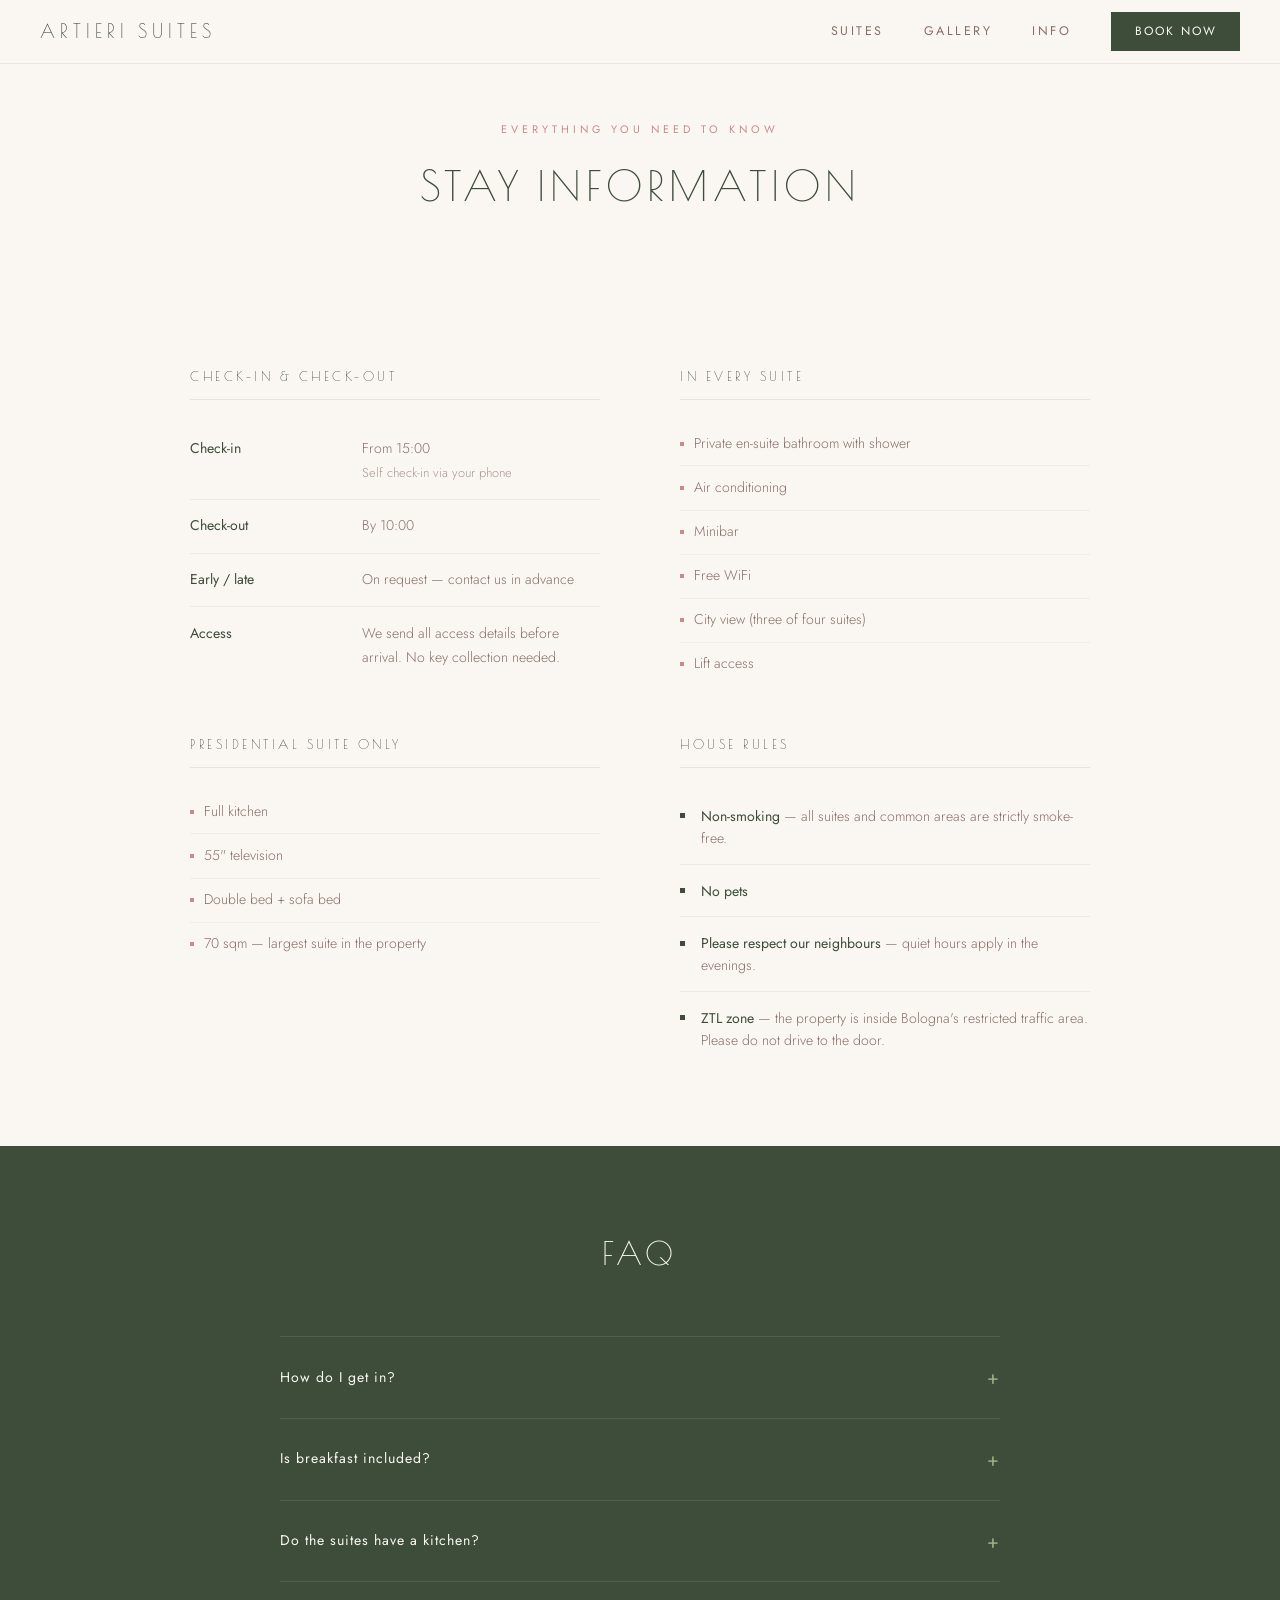
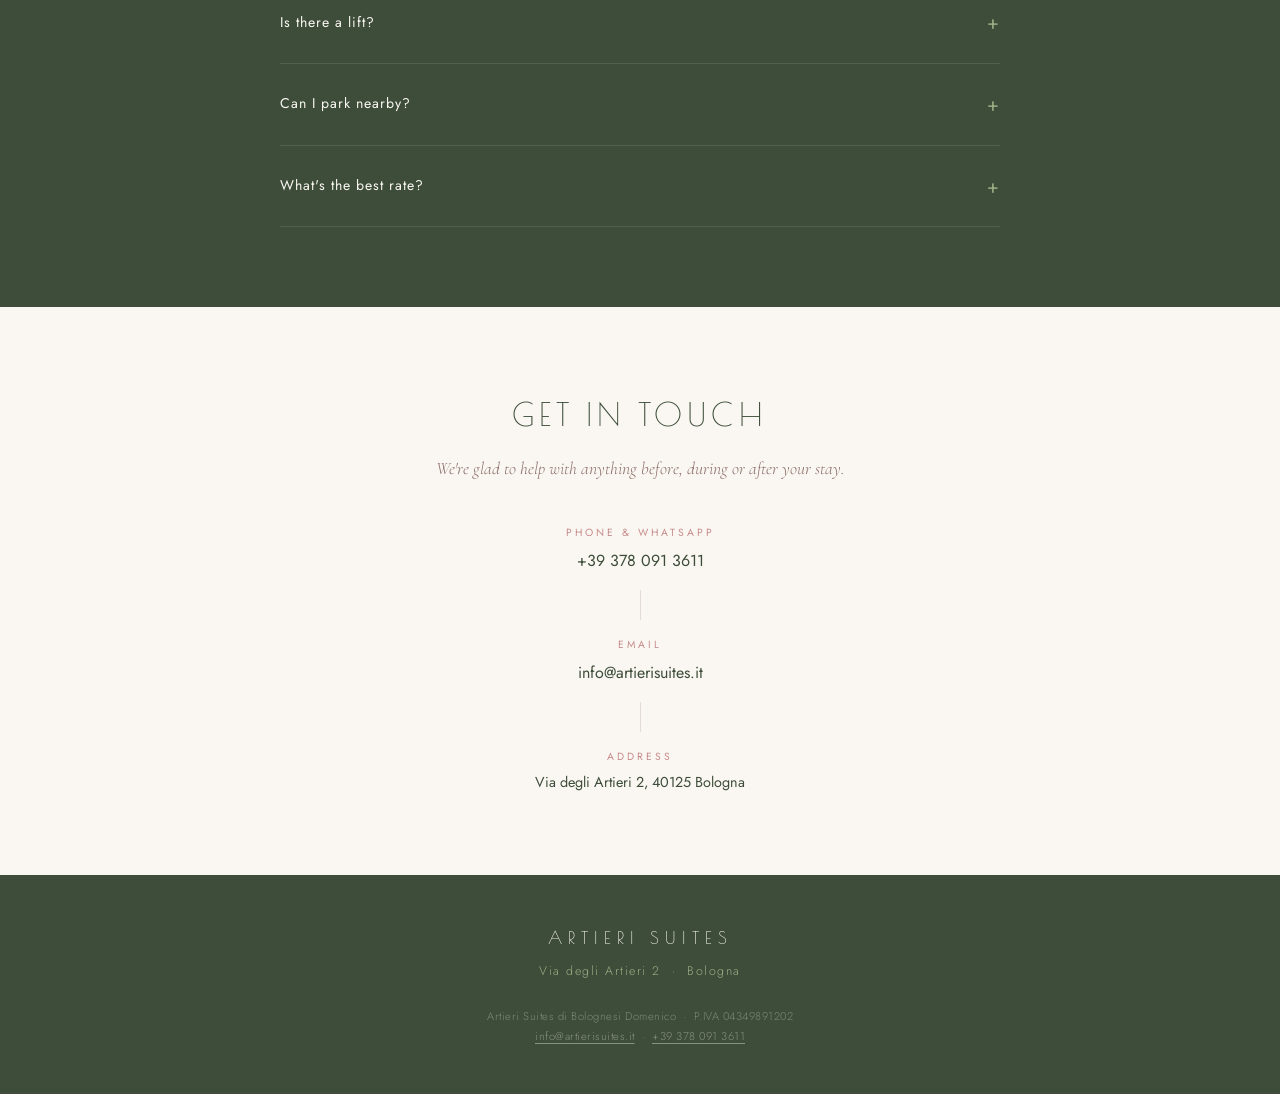
<file: info.html>
<!DOCTYPE html>
<html lang="en">
<head>
  <meta charset="UTF-8">
  <meta name="viewport" content="width=device-width, initial-scale=1.0">
  <title>Info & FAQ — Artieri Suites Bologna</title>
  <meta name="description" content="Stay information, house rules, FAQ and contacts for Artieri Suites in Bologna.">
  <link rel="stylesheet" href="style.css">
  <style>

    .page-header {
      padding: 120px 2rem 4rem;
      text-align: center;
      background: var(--cream);
    }

    .page-header .section-tag {
      font-size: 0.68rem;
      letter-spacing: 4px;
      text-transform: uppercase;
      color: var(--terracotta);
      font-weight: 400;
      margin-bottom: 0.8rem;
    }

    .page-header .section-title {
      font-family: 'Poiret One', cursive;
      font-size: clamp(1.8rem, 4vw, 2.6rem);
      letter-spacing: 5px;
      text-transform: uppercase;
      color: var(--forest);
      font-weight: 400;
    }

    /* =====================
       INFO GRID
       ===================== */
    .info-section {
      padding: 5rem 2rem;
    }

    .info-section:nth-child(even) { background: #fff; }
    .info-section:nth-child(odd)  { background: var(--cream); }

    .info-inner {
      max-width: 900px;
      margin: 0 auto;
    }

    .info-grid {
      display: grid;
      grid-template-columns: 1fr 1fr;
      gap: 3rem 5rem;
    }

    .info-block-title {
      font-family: 'Poiret One', cursive;
      font-size: 0.8rem;
      letter-spacing: 3.5px;
      text-transform: uppercase;
      color: var(--forest);
      font-weight: 400;
      margin-bottom: 1.4rem;
      padding-bottom: 0.7rem;
      border-bottom: 1px solid rgba(139,109,105,0.15);
    }

    /* Check-in/out table */
    .info-table {
      width: 100%;
      border-collapse: collapse;
      font-size: 0.88rem;
    }

    .info-table tr {
      border-bottom: 1px solid rgba(139,109,105,0.1);
    }

    .info-table tr:last-child { border-bottom: none; }

    .info-table td {
      padding: 0.9rem 0;
      color: var(--mauve);
      vertical-align: top;
    }

    .info-table td:first-child {
      color: var(--forest);
      font-weight: 400;
      width: 42%;
    }

    /* Amenities list */
    .amenity-list {
      list-style: none;
    }

    .amenity-list li {
      padding: 0.6rem 0;
      font-size: 0.88rem;
      color: var(--mauve);
      border-bottom: 1px solid rgba(139,109,105,0.08);
      display: flex;
      align-items: center;
      gap: 0.6rem;
    }

    .amenity-list li:last-child { border-bottom: none; }

    .amenity-dot {
      width: 4px;
      height: 4px;
      background: var(--terracotta);
      flex-shrink: 0;
    }

    /* Rules */
    .rule {
      display: flex;
      align-items: flex-start;
      gap: 1rem;
      padding: 0.9rem 0;
      border-bottom: 1px solid rgba(139,109,105,0.1);
      font-size: 0.88rem;
    }

    .rule:last-child { border-bottom: none; }

    .rule-icon {
      width: 5px;
      height: 5px;
      background: var(--forest);
      flex-shrink: 0;
      margin-top: 0.55rem;
    }

    .rule-text { color: var(--mauve); line-height: 1.6; }
    .rule-text strong { color: var(--forest); font-weight: 400; }

    /* =====================
       FAQ
       ===================== */
    .faq-section {
      padding: 5rem 2rem;
      background: var(--forest);
    }

    .faq-inner {
      max-width: 720px;
      margin: 0 auto;
    }

    .faq-title {
      font-family: 'Poiret One', cursive;
      font-size: clamp(1.4rem, 3vw, 2rem);
      letter-spacing: 5px;
      text-transform: uppercase;
      color: var(--cream);
      font-weight: 400;
      text-align: center;
      margin-bottom: 3.5rem;
    }

    .faq-item {
      border-bottom: 1px solid rgba(250,247,242,0.1);
      padding: 1.5rem 0;
    }

    .faq-item:first-of-type { border-top: 1px solid rgba(250,247,242,0.1); }

    .faq-q {
      font-family: 'Jost', sans-serif;
      font-weight: 400;
      font-size: 0.88rem;
      letter-spacing: 1px;
      color: var(--cream);
      cursor: pointer;
      display: flex;
      justify-content: space-between;
      align-items: center;
      user-select: none;
    }

    .faq-q::after {
      content: '+';
      font-size: 1.2rem;
      color: var(--sage);
      transition: transform 0.3s;
      flex-shrink: 0;
      margin-left: 1rem;
    }

    .faq-item.open .faq-q::after {
      transform: rotate(45deg);
    }

    .faq-a {
      font-size: 0.88rem;
      color: rgba(250,247,242,0.6);
      line-height: 1.8;
      max-height: 0;
      overflow: hidden;
      transition: max-height 0.4s ease, padding 0.3s;
    }

    .faq-item.open .faq-a {
      max-height: 300px;
      padding-top: 1rem;
    }

    /* =====================
       CONTACT
       ===================== */
    .contact-section {
      padding: 5rem 2rem;
      background: var(--cream);
      text-align: center;
    }

    .contact-inner {
      max-width: 500px;
      margin: 0 auto;
    }

    .contact-inner .section-title {
      font-family: 'Poiret One', cursive;
      font-size: clamp(1.4rem, 3vw, 2rem);
      letter-spacing: 5px;
      text-transform: uppercase;
      color: var(--forest);
      font-weight: 400;
      margin-bottom: 0.8rem;
    }

    .contact-inner p {
      font-family: 'Cormorant Garamond', serif;
      font-style: italic;
      font-size: 1.1rem;
      color: var(--mauve);
      margin-bottom: 2.5rem;
    }

    .contact-links {
      display: flex;
      flex-direction: column;
      gap: 1rem;
      align-items: center;
    }

    .contact-link {
      display: flex;
      flex-direction: column;
      align-items: center;
      gap: 0.3rem;
    }

    .contact-link-label {
      font-size: 0.65rem;
      letter-spacing: 3px;
      text-transform: uppercase;
      color: var(--terracotta);
      font-weight: 400;
    }

    .contact-link-value {
      font-size: 1rem;
      color: var(--forest);
      font-weight: 400;
      transition: color 0.25s;
    }

    .contact-link-value:hover { color: var(--mauve); }

    .contact-divider {
      width: 1px;
      height: 30px;
      background: rgba(139,109,105,0.2);
    }

    /* =====================
       RESPONSIVE
       ===================== */
    @media (max-width: 700px) {
      .info-grid {
        grid-template-columns: 1fr;
        gap: 2.5rem;
      }
    }
  </style>
</head>
<body>

  <!-- NAV -->
  <nav class="nav">
    <a href="index.html" class="nav-brand">Artieri Suites</a>
    <button class="nav-toggle" aria-label="Menu" onclick="this.classList.toggle('open'); document.querySelector('.nav-links').classList.toggle('open')">
      <span></span><span></span><span></span>
    </button>
    <div class="nav-links">
      <a href="index.html#suites">Suites</a>
      <a href="gallery.html">Gallery</a>
      <a href="info.html">Info</a>
      <a href="index.html#book" class="nav-cta">Book Now</a>
    </div>
  </nav>

  <!-- HEADER -->
  <div class="page-header">
    <p class="section-tag">Everything you need to know</p>
    <h1 class="section-title">Stay Information</h1>
  </div>

  <!-- INFO GRID -->
  <section class="info-section">
    <div class="info-inner">
      <div class="info-grid">

        <!-- Check-in / out -->
        <div class="reveal">
          <p class="info-block-title">Check-in & Check-out</p>
          <table class="info-table">
            <tr><td>Check-in</td><td>From 15:00<br><span style="font-size:0.8rem;opacity:0.7">Self check-in via your phone</span></td></tr>
            <tr><td>Check-out</td><td>By 10:00</td></tr>
            <tr><td>Early / late</td><td>On request — contact us in advance</td></tr>
            <tr><td>Access</td><td>We send all access details before arrival. No key collection needed.</td></tr>
          </table>
        </div>

        <!-- In every suite -->
        <div class="reveal">
          <p class="info-block-title">In Every Suite</p>
          <ul class="amenity-list">
            <li><span class="amenity-dot"></span>Private en-suite bathroom with shower</li>
            <li><span class="amenity-dot"></span>Air conditioning</li>
            <li><span class="amenity-dot"></span>Minibar</li>
            <li><span class="amenity-dot"></span>Free WiFi</li>
            <li><span class="amenity-dot"></span>City view (three of four suites)</li>
            <li><span class="amenity-dot"></span>Lift access</li>
          </ul>
        </div>

        <!-- Presidential extras -->
        <div class="reveal">
          <p class="info-block-title">Presidential Suite Only</p>
          <ul class="amenity-list">
            <li><span class="amenity-dot"></span>Full kitchen</li>
            <li><span class="amenity-dot"></span>55" television</li>
            <li><span class="amenity-dot"></span>Double bed + sofa bed</li>
            <li><span class="amenity-dot"></span>70 sqm — largest suite in the property</li>
          </ul>
        </div>

        <!-- House rules -->
        <div class="reveal">
          <p class="info-block-title">House Rules</p>
          <div class="rule">
            <span class="rule-icon"></span>
            <p class="rule-text"><strong>Non-smoking</strong> — all suites and common areas are strictly smoke-free.</p>
          </div>
          <div class="rule">
            <span class="rule-icon"></span>
            <p class="rule-text"><strong>No pets</strong></p>
          </div>
          <div class="rule">
            <span class="rule-icon"></span>
            <p class="rule-text"><strong>Please respect our neighbours</strong> — quiet hours apply in the evenings.</p>
          </div>
          <div class="rule">
            <span class="rule-icon"></span>
            <p class="rule-text"><strong>ZTL zone</strong> — the property is inside Bologna's restricted traffic area. Please do not drive to the door.</p>
          </div>
        </div>

      </div>
    </div>
  </section>

  <!-- FAQ -->
  <section class="faq-section">
    <div class="faq-inner">
      <h2 class="faq-title">FAQ</h2>

      <div class="faq-item">
        <p class="faq-q">How do I get in?</p>
        <p class="faq-a">There are no keys to collect. Check-in is entirely self-service via your phone — we send you the access details before you arrive, so you can let yourself in whenever you like from 15:00.</p>
      </div>

      <div class="faq-item">
        <p class="faq-q">Is breakfast included?</p>
        <p class="faq-a">No. We don't serve breakfast — but you are moments from some of the finest cafés in the city, and we're glad to share where we go ourselves.</p>
      </div>

      <div class="faq-item">
        <p class="faq-q">Do the suites have a kitchen?</p>
        <p class="faq-a">Only the Presidential Suite has a full kitchen. The other three suites have a minibar. Bologna's Quadrilatero market — arguably the best food market in Italy — is three minutes on foot.</p>
      </div>

      <div class="faq-item">
        <p class="faq-q">Is there a lift?</p>
        <p class="faq-a">Yes, the building has a lift.</p>
      </div>

      <div class="faq-item">
        <p class="faq-q">Can I park nearby?</p>
        <p class="faq-a">Via degli Artieri is inside Bologna's ZTL restricted traffic zone. We recommend the Staveco or Tanari car parks and arriving on foot. Contact us before you drive in and we'll help you plan the best approach.</p>
      </div>

      <div class="faq-item">
        <p class="faq-q">What's the best rate?</p>
        <p class="faq-a">Booking directly through this site. You get the most favourable rate and correspond with us personally — no intermediaries, no call centres.</p>
      </div>

    </div>
  </section>

  <!-- CONTACT -->
  <section class="contact-section">
    <div class="contact-inner reveal">
      <h2 class="section-title">Get in touch</h2>
      <p>We're glad to help with anything before, during or after your stay.</p>
      <div class="contact-links">
        <div class="contact-link">
          <span class="contact-link-label">Phone & WhatsApp</span>
          <a href="tel:+393780913611" class="contact-link-value">+39 378 091 3611</a>
        </div>
        <div class="contact-divider"></div>
        <div class="contact-link">
          <span class="contact-link-label">Email</span>
          <a href="mailto:info@artierisuites.it" class="contact-link-value">info@artierisuites.it</a>
        </div>
        <div class="contact-divider"></div>
        <div class="contact-link">
          <span class="contact-link-label">Address</span>
          <span class="contact-link-value" style="font-size:0.9rem">Via degli Artieri 2, 40125 Bologna</span>
        </div>
      </div>
    </div>
  </section>

  <!-- FOOTER -->
  <footer class="footer">
    <p class="footer-brand">Artieri Suites</p>
    <p class="footer-location">Via degli Artieri 2 &nbsp;&middot;&nbsp; Bologna</p>
    <p class="footer-legal">
      Artieri Suites di Bolognesi Domenico &nbsp;&middot;&nbsp; P.IVA 04349891202<br>
      <a href="mailto:info@artierisuites.it">info@artierisuites.it</a>
      &nbsp;&middot;&nbsp;
      <a href="tel:+393780913611">+39 378 091 3611</a>
    </p>
  </footer>

  <script>
    document.querySelectorAll('.faq-q').forEach(q => {
      q.addEventListener('click', () => {
        const item = q.parentElement;
        const isOpen = item.classList.contains('open');
        document.querySelectorAll('.faq-item').forEach(i => i.classList.remove('open'));
        if (!isOpen) item.classList.add('open');
      });
    });

    const observer = new IntersectionObserver((entries) => {
      entries.forEach((entry, i) => {
        if (entry.isIntersecting) {
          setTimeout(() => entry.target.classList.add('visible'), i * 100);
          observer.unobserve(entry.target);
        }
      });
    }, { threshold: 0.12 });
    document.querySelectorAll('.reveal').forEach(el => observer.observe(el));
  </script>

</body>
</html>
</file>
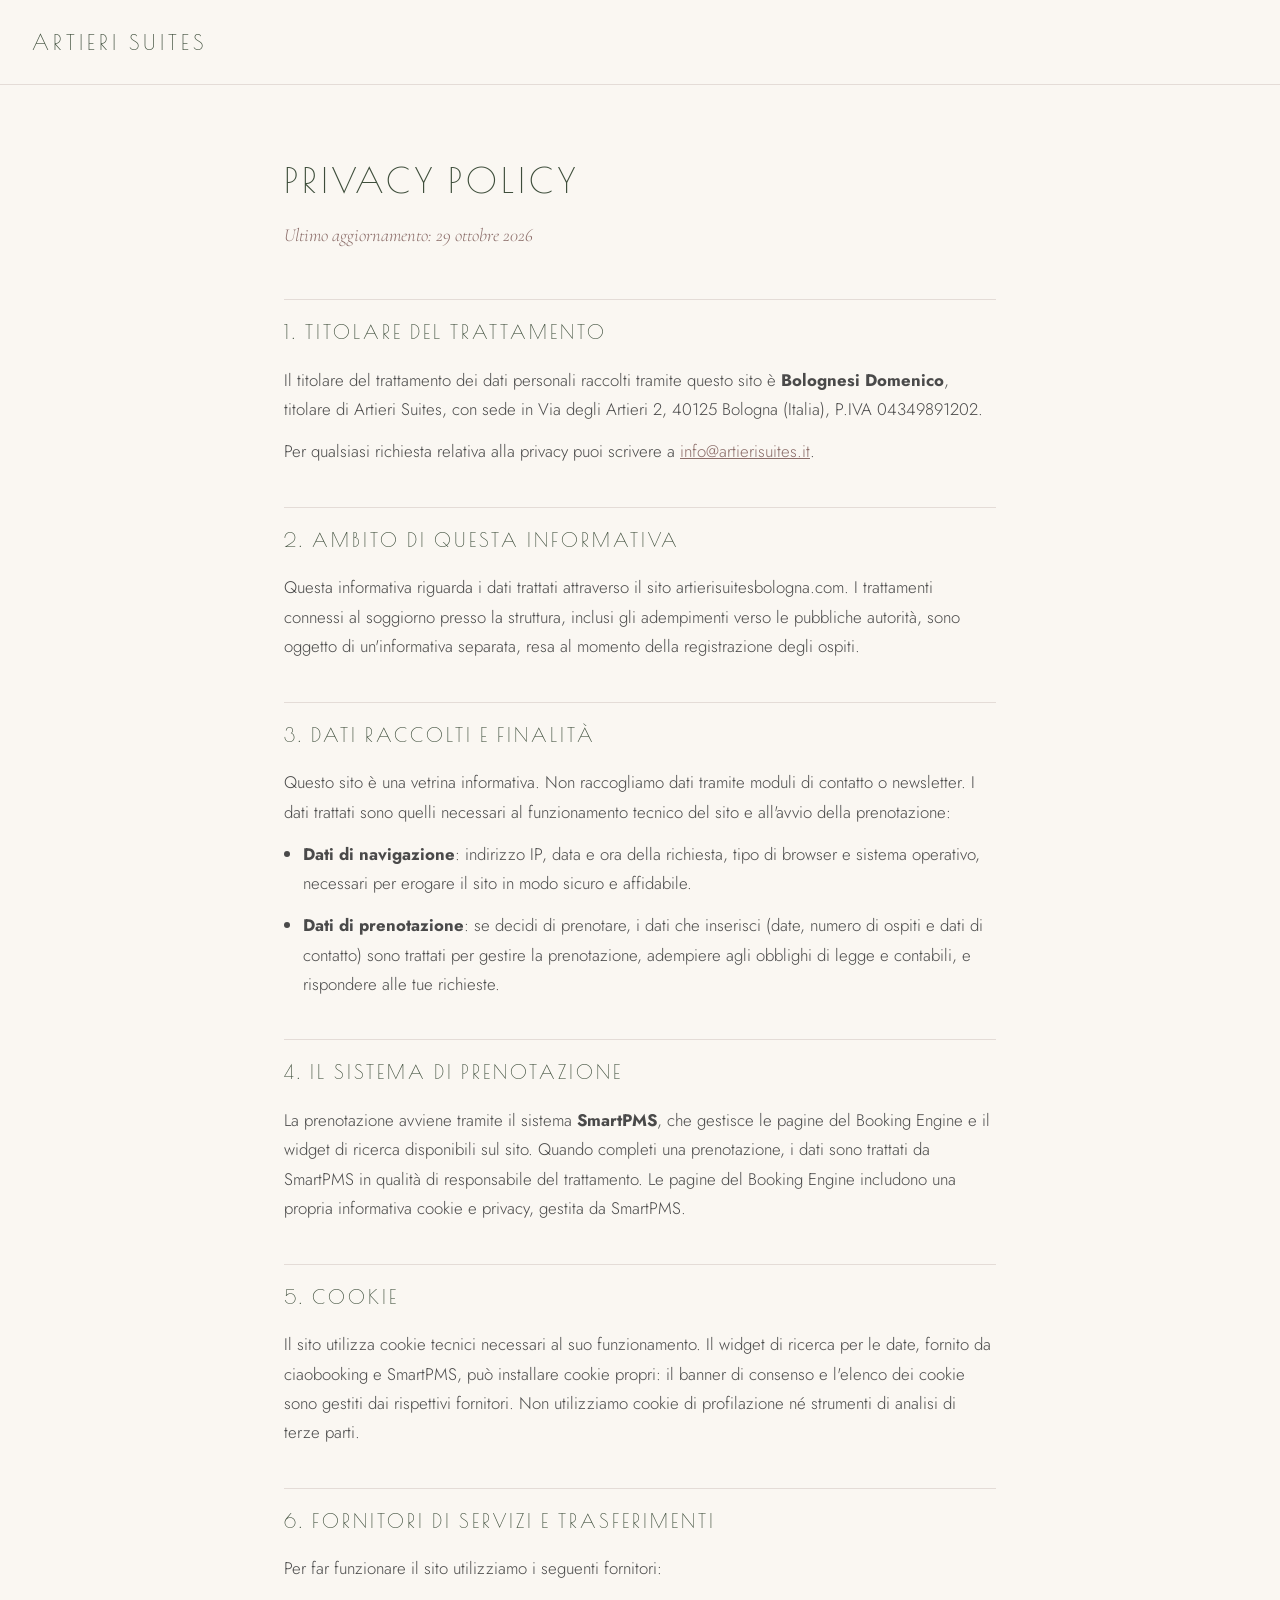
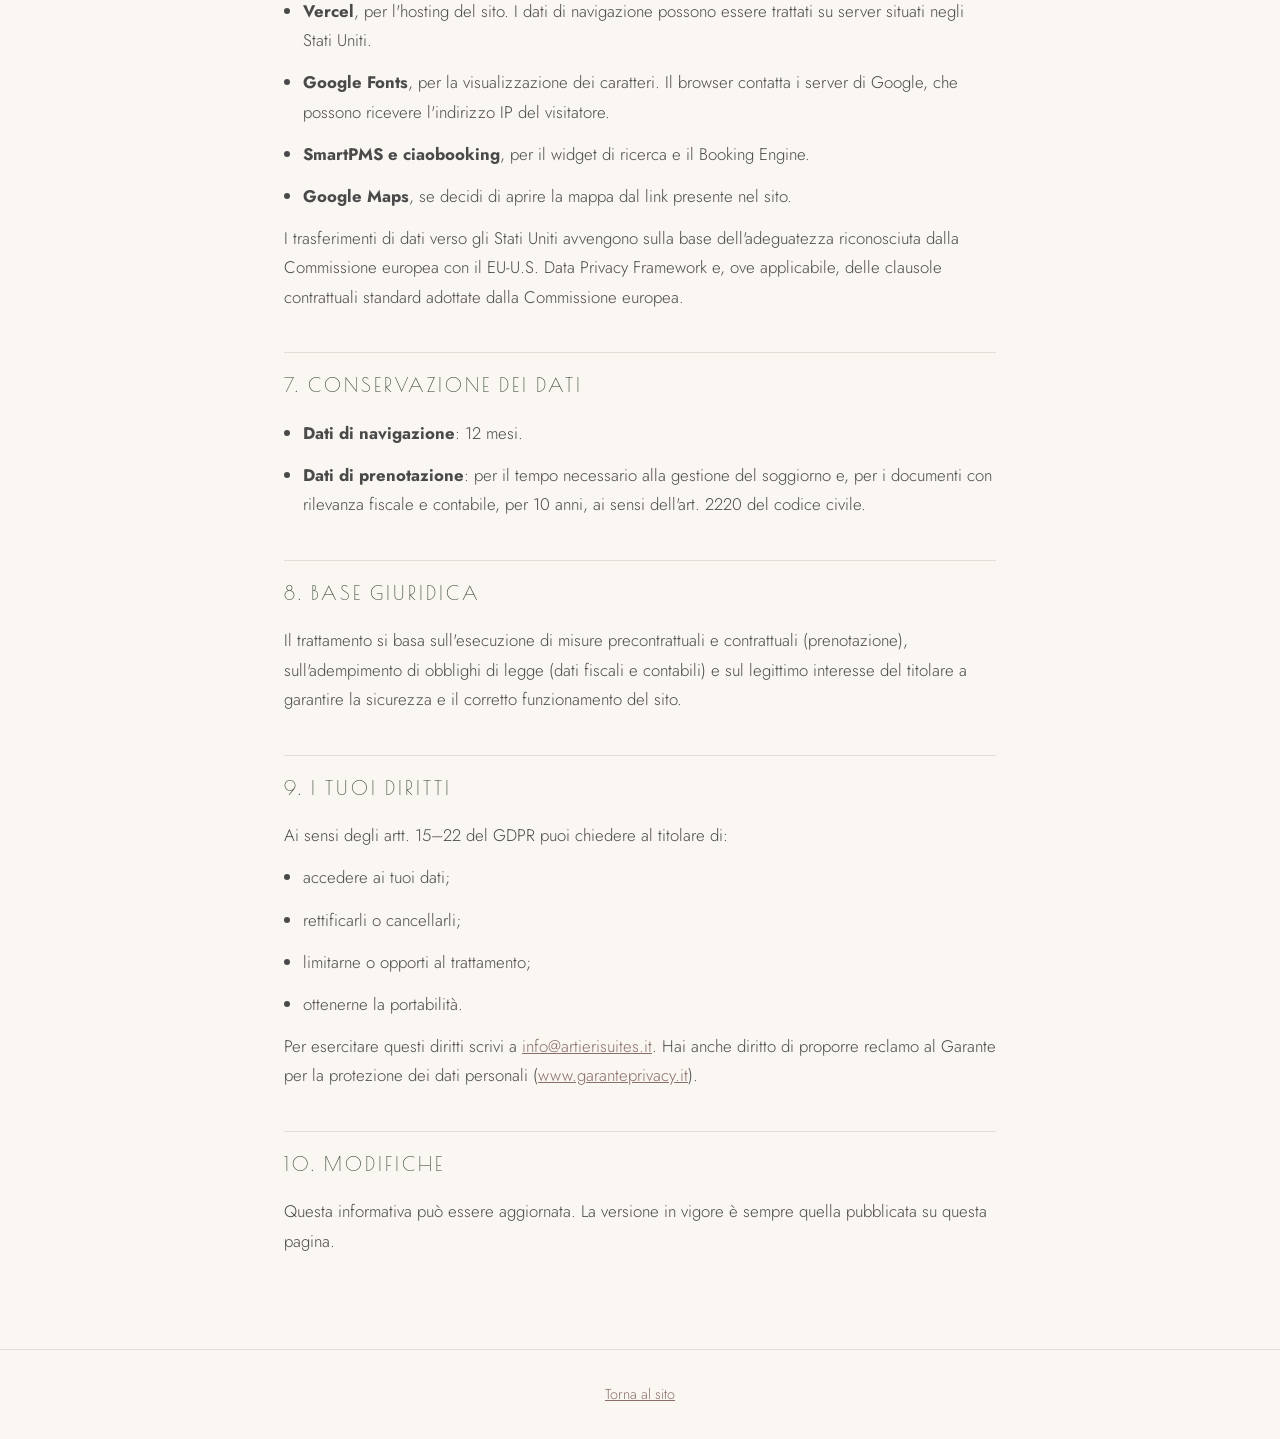
<file: privacy.html>
<!DOCTYPE html>
<html lang="it">
<head>
  <meta charset="UTF-8">
  <meta name="viewport" content="width=device-width, initial-scale=1.0">
  <title>Privacy Policy — Artieri Suites</title>
  <meta name="robots" content="noindex">
  <link rel="preconnect" href="https://fonts.googleapis.com">
  <link rel="preconnect" href="https://fonts.gstatic.com" crossorigin>
  <link href="https://fonts.googleapis.com/css2?family=Jost:wght@300;400;500;600&family=Poiret+One&family=Cormorant+Garamond:ital@1&display=swap" rel="stylesheet">
  <style>
    :root {
      --forest: #3D4D3A;
      --mauve: #8B6D69;
      --cream: #FAF7F2;
      --terracotta: #C68B8B;
    }
    * { box-sizing: border-box; margin: 0; padding: 0; }
    body {
      font-family: 'Jost', sans-serif;
      font-weight: 300;
      background: var(--cream);
      color: var(--forest);
      line-height: 1.75;
      font-size: 1.05rem;
    }
    header {
      padding: 1.5rem 2rem;
      border-bottom: 1px solid rgba(139, 109, 105, 0.2);
    }
    header a {
      font-family: 'Poiret One', cursive;
      font-size: 1.3rem;
      letter-spacing: 4px;
      text-transform: uppercase;
      color: var(--forest);
      text-decoration: none;
    }
    main {
      max-width: 760px;
      margin: 0 auto;
      padding: 4rem 1.5rem 5rem;
    }
    h1 {
      font-family: 'Poiret One', cursive;
      font-weight: 400;
      font-size: 2.2rem;
      letter-spacing: 4px;
      text-transform: uppercase;
      margin-bottom: 0.5rem;
    }
    .updated {
      font-family: 'Cormorant Garamond', serif;
      font-style: italic;
      color: var(--mauve);
      font-size: 1.15rem;
      margin-bottom: 3rem;
    }
    h2 {
      font-family: 'Poiret One', cursive;
      font-weight: 400;
      font-size: 1.2rem;
      letter-spacing: 3px;
      text-transform: uppercase;
      margin: 2.5rem 0 1rem;
      padding-top: 1rem;
      border-top: 1px solid rgba(139, 109, 105, 0.2);
    }
    p, li { margin-bottom: 0.8rem; color: #4a4a4a; }
    ul { padding-left: 1.2rem; }
    a { color: var(--mauve); }
    footer {
      text-align: center;
      padding: 2rem;
      font-size: 0.9rem;
      border-top: 1px solid rgba(139, 109, 105, 0.2);
    }
  </style>
</head>
<body>

  <header>
    <a href="index.html">Artieri Suites</a>
  </header>

  <main>
    <h1>Privacy Policy</h1>
    <p class="updated">Ultimo aggiornamento: 29 ottobre 2026</p>

    <h2>1. Titolare del trattamento</h2>
    <p>
      Il titolare del trattamento dei dati personali raccolti tramite questo sito è
      <strong>Bolognesi Domenico</strong>, titolare di Artieri Suites,
      con sede in Via degli Artieri 2, 40125 Bologna (Italia), P.IVA 04349891202.
    </p>
    <p>
      Per qualsiasi richiesta relativa alla privacy puoi scrivere a
      <a href="mailto:info@artierisuites.it">info@artierisuites.it</a>.
    </p>

    <h2>2. Ambito di questa informativa</h2>
    <p>
      Questa informativa riguarda i dati trattati attraverso il sito artierisuitesbologna.com.
      I trattamenti connessi al soggiorno presso la struttura, inclusi gli adempimenti verso le pubbliche autorità, sono oggetto di un'informativa separata, resa al momento della registrazione degli ospiti.
    </p>

    <h2>3. Dati raccolti e finalità</h2>
    <p>Questo sito è una vetrina informativa. Non raccogliamo dati tramite moduli di contatto o newsletter. I dati trattati sono quelli necessari al funzionamento tecnico del sito e all'avvio della prenotazione:</p>
    <ul>
      <li><strong>Dati di navigazione</strong>: indirizzo IP, data e ora della richiesta, tipo di browser e sistema operativo, necessari per erogare il sito in modo sicuro e affidabile.</li>
      <li><strong>Dati di prenotazione</strong>: se decidi di prenotare, i dati che inserisci (date, numero di ospiti e dati di contatto) sono trattati per gestire la prenotazione, adempiere agli obblighi di legge e contabili, e rispondere alle tue richieste.</li>
    </ul>

    <h2>4. Il sistema di prenotazione</h2>
    <p>
      La prenotazione avviene tramite il sistema <strong>SmartPMS</strong>, che gestisce le pagine del Booking Engine e il widget di ricerca disponibili sul sito. Quando completi una prenotazione, i dati sono trattati da SmartPMS in qualità di responsabile del trattamento. Le pagine del Booking Engine includono una propria informativa cookie e privacy, gestita da SmartPMS.
    </p>

    <h2>5. Cookie</h2>
    <p>
      Il sito utilizza cookie tecnici necessari al suo funzionamento. Il widget di ricerca per le date, fornito da ciaobooking e SmartPMS, può installare cookie propri: il banner di consenso e l'elenco dei cookie sono gestiti dai rispettivi fornitori. Non utilizziamo cookie di profilazione né strumenti di analisi di terze parti.
    </p>

    <h2>6. Fornitori di servizi e trasferimenti</h2>
    <p>Per far funzionare il sito utilizziamo i seguenti fornitori:</p>
    <ul>
      <li><strong>Vercel</strong>, per l'hosting del sito. I dati di navigazione possono essere trattati su server situati negli Stati Uniti.</li>
      <li><strong>Google Fonts</strong>, per la visualizzazione dei caratteri. Il browser contatta i server di Google, che possono ricevere l'indirizzo IP del visitatore.</li>
      <li><strong>SmartPMS e ciaobooking</strong>, per il widget di ricerca e il Booking Engine.</li>
      <li><strong>Google Maps</strong>, se decidi di aprire la mappa dal link presente nel sito.</li>
    </ul>
    <p>
      I trasferimenti di dati verso gli Stati Uniti avvengono sulla base dell'adeguatezza riconosciuta dalla Commissione europea con il EU-U.S. Data Privacy Framework e, ove applicabile, delle clausole contrattuali standard adottate dalla Commissione europea.
    </p>

    <h2>7. Conservazione dei dati</h2>
    <ul>
      <li><strong>Dati di navigazione</strong>: 12 mesi.</li>
      <li><strong>Dati di prenotazione</strong>: per il tempo necessario alla gestione del soggiorno e, per i documenti con rilevanza fiscale e contabile, per 10 anni, ai sensi dell'art. 2220 del codice civile.</li>
    </ul>

    <h2>8. Base giuridica</h2>
    <p>
      Il trattamento si basa sull'esecuzione di misure precontrattuali e contrattuali (prenotazione), sull'adempimento di obblighi di legge (dati fiscali e contabili) e sul legittimo interesse del titolare a garantire la sicurezza e il corretto funzionamento del sito.
    </p>

    <h2>9. I tuoi diritti</h2>
    <p>Ai sensi degli artt. 15–22 del GDPR puoi chiedere al titolare di:</p>
    <ul>
      <li>accedere ai tuoi dati;</li>
      <li>rettificarli o cancellarli;</li>
      <li>limitarne o opporti al trattamento;</li>
      <li>ottenerne la portabilità.</li>
    </ul>
    <p>
      Per esercitare questi diritti scrivi a <a href="mailto:info@artierisuites.it">info@artierisuites.it</a>.
      Hai anche diritto di proporre reclamo al Garante per la protezione dei dati personali (<a href="https://www.garanteprivacy.it" target="_blank" rel="noopener">www.garanteprivacy.it</a>).
    </p>

    <h2>10. Modifiche</h2>
    <p>Questa informativa può essere aggiornata. La versione in vigore è sempre quella pubblicata su questa pagina.</p>
  </main>

  <footer>
    <a href="index.html">Torna al sito</a>
  </footer>

</body>
</html>
</file>
<file: style.css>
@import url('https://fonts.googleapis.com/css2?family=Poiret+One&family=Cormorant+Garamond:ital,wght@1,400&family=Jost:wght@300;400&display=swap');

/* =====================
   VARIABLES
   ===================== */
:root {
  --cream:      #FAF7F2;
  --forest:     #3D4D3A;
  --mauve:      #8B6D69;
  --terracotta: #C68B8B;
  --sage:       #9DAE85;
  --mustard:    #E5B848;
}

/* =====================
   RESET
   ===================== */
*, *::before, *::after {
  box-sizing: border-box;
  margin: 0;
  padding: 0;
}

html { scroll-behavior: smooth; }

body {
  font-family: 'Jost', sans-serif;
  font-weight: 300;
  background: var(--cream);
  color: var(--forest);
  line-height: 1.7;
  -webkit-font-smoothing: antialiased;
}

img {
  display: block;
  max-width: 100%;
  height: auto;
}

a {
  color: inherit;
  text-decoration: none;
}

/* =====================
   NAV
   ===================== */
.nav {
  position: fixed;
  top: 0; left: 0; right: 0;
  z-index: 100;
  background: rgba(250, 247, 242, 0.94);
  backdrop-filter: blur(14px);
  -webkit-backdrop-filter: blur(14px);
  border-bottom: 1px solid rgba(139, 109, 105, 0.12);
  padding: 0 2.5rem;
  height: 64px;
  display: flex;
  align-items: center;
  justify-content: space-between;
}

.nav-brand {
  font-family: 'Poiret One', cursive;
  font-size: 1.15rem;
  letter-spacing: 5px;
  color: var(--forest);
  text-transform: uppercase;
}

.nav-links {
  display: flex;
  align-items: center;
  gap: 2.5rem;
}

.nav-links a {
  font-family: 'Jost', sans-serif;
  font-weight: 400;
  font-size: 0.78rem;
  letter-spacing: 2.5px;
  text-transform: uppercase;
  color: var(--mauve);
  transition: color 0.25s;
}

.nav-links a:hover { color: var(--forest); }

.nav-cta {
  background: var(--forest);
  color: var(--cream) !important;
  padding: 0.55rem 1.4rem;
  font-size: 0.75rem !important;
  letter-spacing: 2px !important;
  border: 1px solid var(--forest);
  transition: background 0.25s, color 0.25s !important;
}

.nav-cta:hover {
  background: transparent !important;
  color: var(--forest) !important;
}

/* =====================
   FOOTER
   ===================== */
.footer {
  background: var(--forest);
  padding: 3rem 2rem;
  text-align: center;
}

.footer-brand {
  font-family: 'Poiret One', cursive;
  font-size: 1.1rem;
  letter-spacing: 6px;
  color: var(--cream);
  text-transform: uppercase;
  margin-bottom: 0.5rem;
}

.footer-location {
  font-size: 0.78rem;
  color: var(--sage);
  letter-spacing: 1.5px;
  margin-bottom: 1.5rem;
}

.footer-legal {
  font-size: 0.7rem;
  color: rgba(250, 247, 242, 0.35);
  letter-spacing: 0.5px;
  line-height: 1.8;
}

.footer-legal a {
  color: rgba(250, 247, 242, 0.4);
  text-decoration: underline;
  text-underline-offset: 3px;
}

/* =====================
   UTILITIES
   ===================== */
.deco-line {
  display: flex;
  align-items: center;
  gap: 14px;
  max-width: 220px;
  margin: 0 auto;
}

.deco-line::before,
.deco-line::after {
  content: '';
  flex: 1;
  height: 1px;
  background: var(--mauve);
  opacity: 0.35;
}

.deco-line .diamond {
  width: 6px;
  height: 6px;
  background: var(--mauve);
  transform: rotate(45deg);
  opacity: 0.5;
  flex-shrink: 0;
}

/* Fade-up animation */
.reveal {
  opacity: 0;
  transform: translateY(20px);
  transition: opacity 0.7s ease, transform 0.7s ease;
}

.reveal.visible {
  opacity: 1;
  transform: translateY(0);
}

/* =====================
   MOBILE NAV
   ===================== */
.nav-toggle {
  display: none;
  flex-direction: column;
  gap: 5px;
  cursor: pointer;
  background: none;
  border: none;
  padding: 4px;
}

.nav-toggle span {
  display: block;
  width: 22px;
  height: 1px;
  background: var(--forest);
  transition: all 0.3s;
}

@media (max-width: 768px) {
  .nav { padding: 0 1.5rem; }
  .nav-toggle { display: flex; }

  .nav-links {
    display: none;
    position: fixed;
    top: 64px; left: 0; right: 0;
    background: var(--cream);
    flex-direction: column;
    gap: 0;
    border-bottom: 1px solid rgba(139,109,105,0.12);
  }

  .nav-links.open { display: flex; }

  .nav-links a {
    padding: 1.1rem 1.5rem;
    border-top: 1px solid rgba(139,109,105,0.08);
    width: 100%;
  }

  .nav-cta { margin: 0.8rem 1.5rem 1rem; width: calc(100% - 3rem); text-align: center; }
}
</file>
